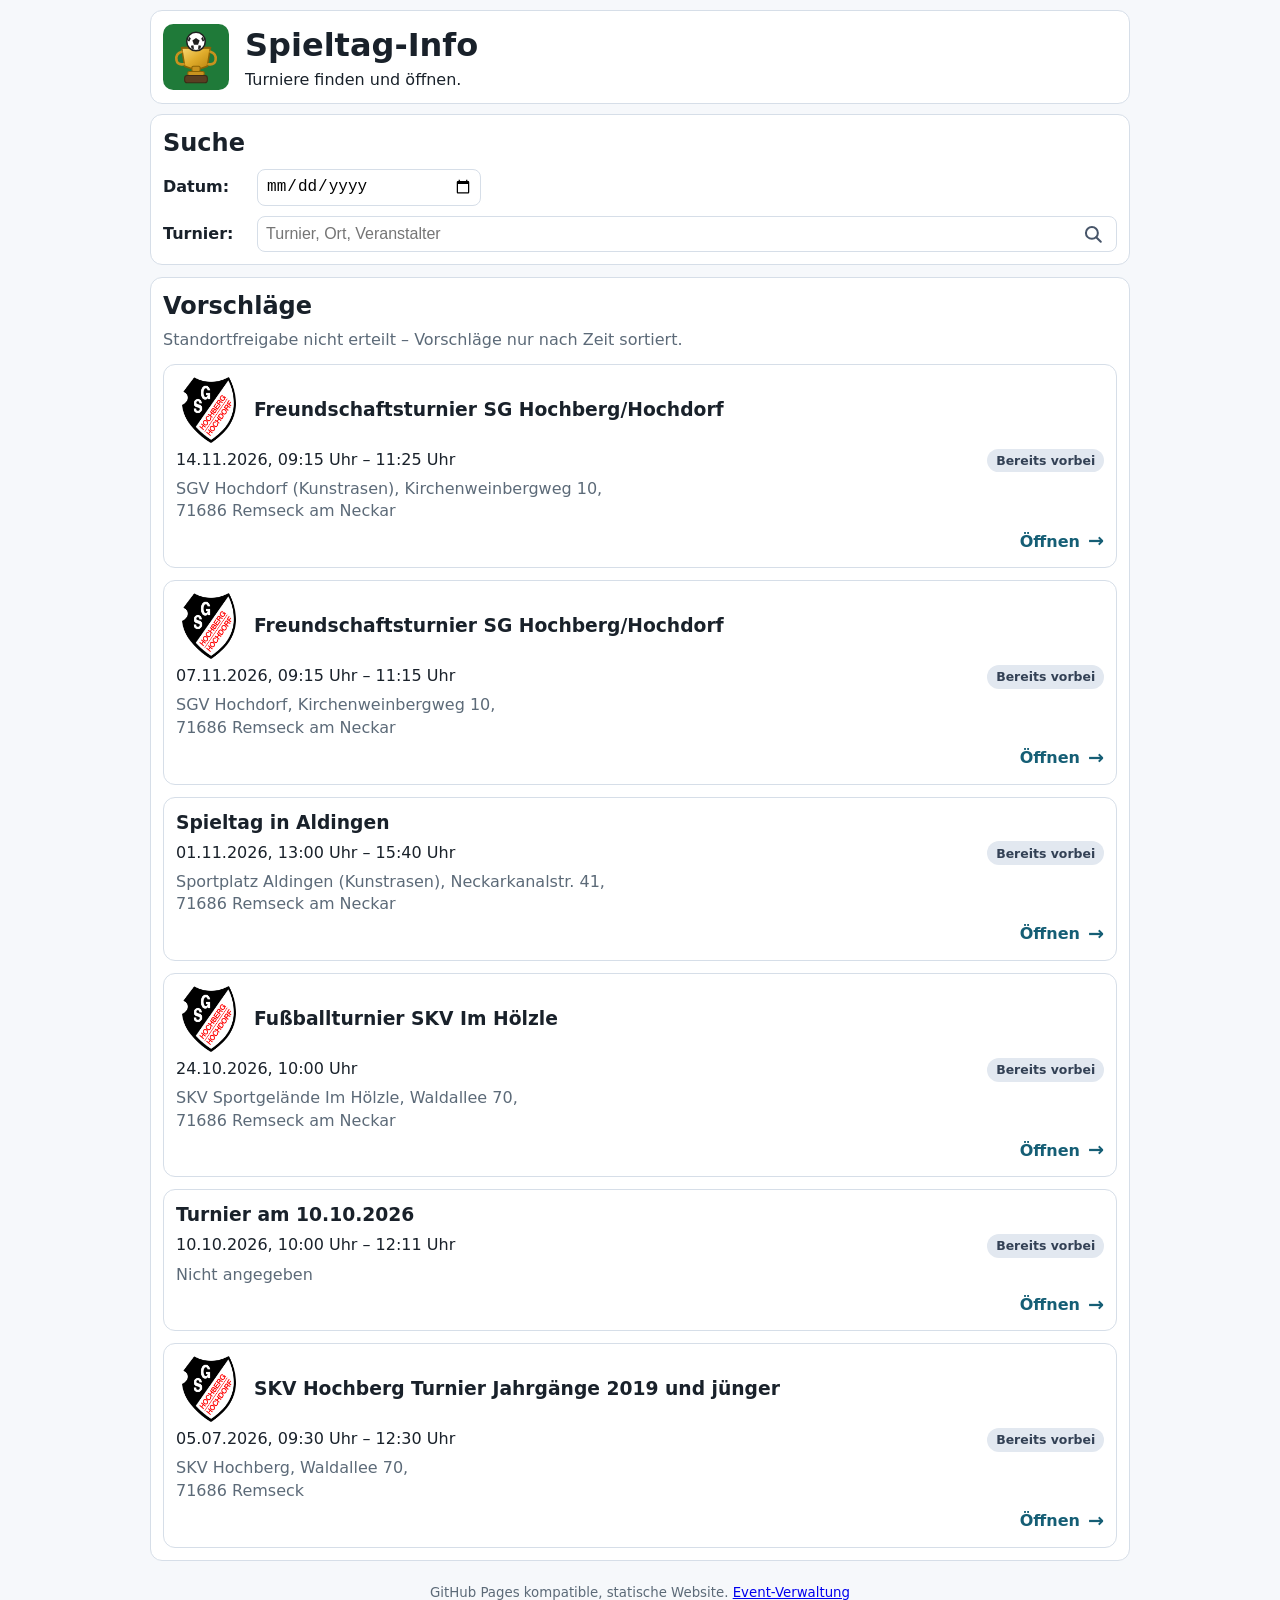
<file: index.html>
<!doctype html>
<html lang="de">
  <head>
    <meta charset="UTF-8" />
    <meta name="viewport" content="width=device-width, initial-scale=1.0" />
    <title>Turnier-Auswahl | Spieltag-Info</title>
    <link rel="icon" type="image/svg+xml" href="favicon.svg" />
    <link rel="stylesheet" href="styles.css?v=2026-10-22-cards11" />
  </head>
  <body>
    <header class="card hero">
      <div class="hero-headline site-brand">
        <img class="site-logo" src="favicon.svg" alt="Spieltag-Info Logo" />
        <div>
          <h1>Spieltag-Info</h1>
          <p>Turniere finden und öffnen.</p>
        </div>
      </div>
    </header>

    <main>
      <section class="card selector-search">
        <h2>Suche</h2>
        <div class="date-filter">
          <label for="tournamentDate">Datum:</label>
          <input id="tournamentDate" type="date" aria-label="Turnierdatum auswählen" />
        </div>
        <form id="tournamentSearchForm" class="tournament-search-row" role="search">
          <label for="tournamentSearch">Turnier:</label>
          <div class="tournament-search-input-wrap">
            <input id="tournamentSearch" type="search" placeholder="Turnier, Ort, Veranstalter" autocomplete="off" />
            <button type="submit" class="tournament-search-button" aria-label="Turniere suchen" title="Turniere suchen">
              <svg viewBox="0 0 24 24" width="22" height="22" fill="none" stroke="currentColor" stroke-width="2.2" stroke-linecap="round" aria-hidden="true" focusable="false">
                <circle cx="10.8" cy="10.8" r="6.5" /><path d="m15.5 15.5 5 5" />
              </svg>
            </button>
          </div>
        </form>
      </section>

      <section class="card">
        <h2 id="tournamentResultsHeading">Vorschläge</h2>
        <p class="hint" id="locationStatus">Standort wird für Vorschläge genutzt (optional).</p>
        <div id="tournamentCards" class="tournament-grid"></div>
      </section>
    </main>

    <footer><small>GitHub Pages kompatible, statische Website. <a href="admin.html">Event-Verwaltung</a></small></footer>

    <script type="module" src="script.js?v=2026-11-04-nov14"></script>
  </body>
</html>
</file>
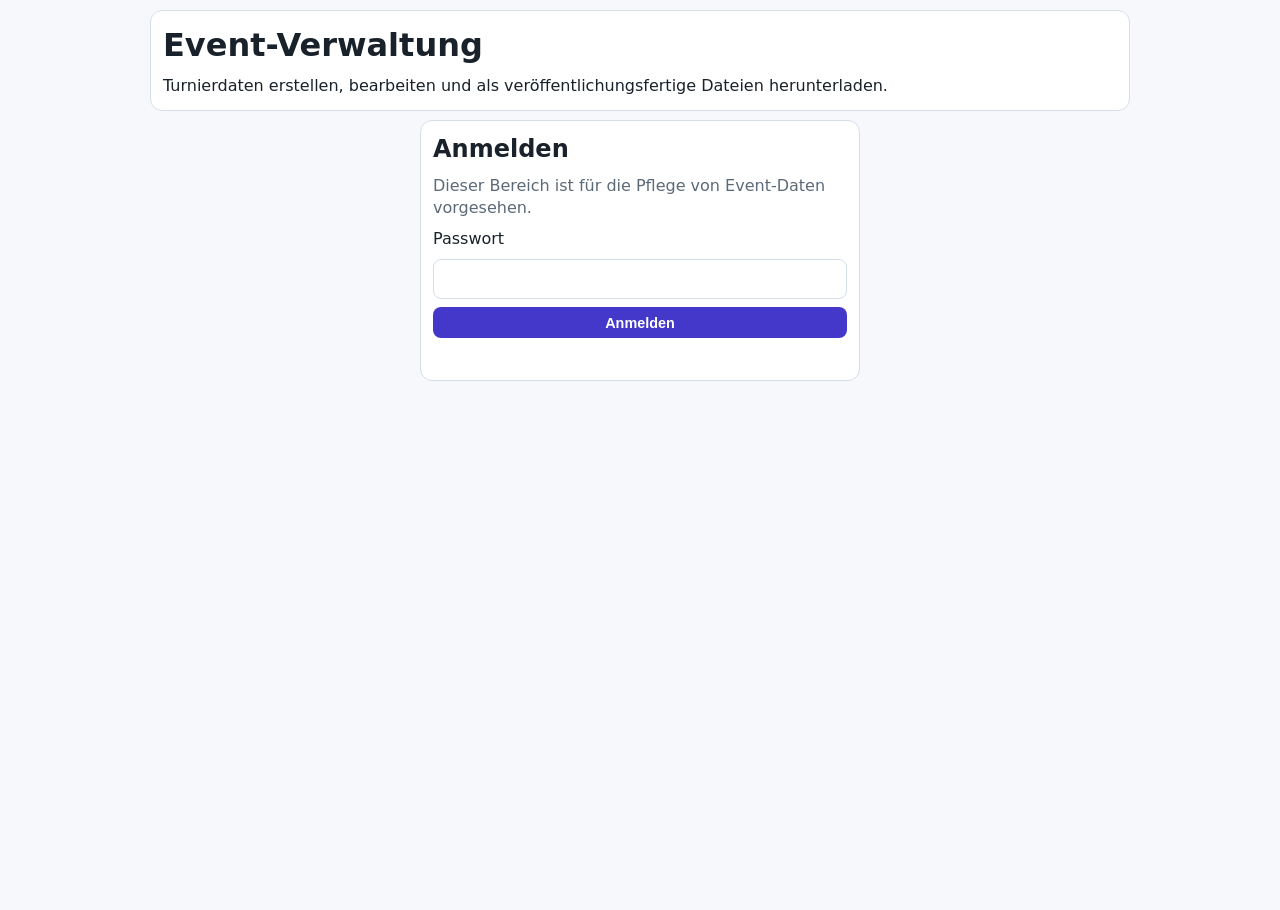
<file: admin.html>
<!doctype html>
<html lang="de">
  <head>
    <meta charset="UTF-8" />
    <meta name="viewport" content="width=device-width, initial-scale=1.0" />
    <title>Administration | Spieltag-Info</title>
    <link rel="icon" type="image/svg+xml" href="favicon.svg" />
    <link rel="stylesheet" href="styles.css" />
  </head>
  <body class="admin-page">
    <header class="card hero"><div class="hero-headline"><div><h1>Event-Verwaltung</h1><p>Turnierdaten erstellen, bearbeiten und als veröffentlichungsfertige Dateien herunterladen.</p></div></div></header>
    <main>
      <section id="adminLogin" class="card admin-login">
        <h2>Anmelden</h2>
        <p class="hint">Dieser Bereich ist für die Pflege von Event-Daten vorgesehen.</p>
        <form id="loginForm"><label for="adminPassword">Passwort</label><input id="adminPassword" type="password" autocomplete="current-password" required /><button class="button" type="submit">Anmelden</button></form>
        <p id="loginMessage" class="form-message" role="alert"></p>
      </section>
      <section id="adminApp" hidden>
        <div class="card admin-toolbar"><div><h2>Events</h2><p class="hint">Änderungen bleiben bis zum Download nur in diesem Browser.</p></div><div class="admin-actions"><button id="newEvent" class="button" type="button">Neues Event</button><label class="button secondary file-button">Event importieren<input id="importEvent" type="file" accept="application/json" /></label><button id="downloadData" class="button" type="button">Daten herunterladen</button><button id="logout" class="button secondary" type="button">Abmelden</button></div></div>
        <div class="admin-layout"><aside class="card"><div id="eventList" class="event-list"></div></aside><section class="card"><form id="eventForm"><div class="form-heading"><h2 id="editorTitle">Event</h2><button id="deleteEvent" class="button danger" type="button">Event löschen</button></div><p class="hint">Spielplan und alle weiteren Daten werden als JSON verwaltet. Der Spielplan, Hinweise und weitere Angaben werden direkt im Event-JSON gepflegt.</p><label for="eventJson">Event-Daten (JSON)</label><textarea id="eventJson" spellcheck="false" required></textarea><div class="admin-actions"><button class="button" type="submit">Änderungen übernehmen</button><button id="uploadImage" class="button secondary" type="button">Host-Logo auswählen & exportieren</button><input id="imageFile" type="file" accept="image/png,image/jpeg,image/webp,image/svg+xml" hidden /></div><p id="editorMessage" class="form-message" role="status"></p></form></section></div>
        <section class="card admin-help"><h2>Veröffentlichen</h2><ol><li>Die heruntergeladene Exportdatei öffnen.</li><li>Den Inhalt des Ordners <code>data/events</code> in das Repository übernehmen.</li><li>Exportierte Original-Hostlogos unter <code>images/hosts/</code> ablegen.</li><li>Änderungen committen und veröffentlichen. Die Plattformdateien bleiben unverändert.</li></ol><p class="hint">Hinweis: Eine statische GitHub-Pages-Seite kann keine sichere Server-Anmeldung oder Dateien direkt ins Repository schreiben. Der Passwortschutz schützt deshalb die Bedienoberfläche, nicht den Quellcode. Für echten Zugriffsschutz ist die Seite hinter einer serverseitigen Anmeldung zu betreiben.</p></section>
      </section>
    </main>
    <script type="module" src="admin.js?v=2026-10-22-host3"></script>
  </body>
</html>
</file>
<file: styles.css>
:root { --bg:#f6f8fb; --card:#fff; --text:#19212a; --muted:#5c6a78; --primary:#0d6efd; --border:#d6dee8; --accent:#14b8a6; }
*{box-sizing:border-box}
body{margin:0;min-height:100vh;font-family:system-ui,-apple-system,Segoe UI,Roboto,sans-serif;background:var(--bg);background-repeat:no-repeat;background-size:cover;color:var(--text);line-height:1.4}
body.theme-kids-football{--bg:linear-gradient(180deg,#e0f2fe 0%,#f0fdf4 50%,#fef9c3 100%);--text:#1f2937;--muted:#475569;--primary:#16a34a;--border:#86efac;--accent:#f97316}
header,main,footer{width:min(980px,100% - 1rem);margin-inline:auto}
/* Give the schedule and its navigation the same wider container. */
.schedule-page header,.schedule-page main,.schedule-page footer{width:min(1200px,calc(100% - .5rem))}
main{display:grid;grid-template-columns:minmax(0,1fr);gap:.8rem;padding-bottom:1.25rem}
.card{background:var(--card);border:1px solid var(--border);border-radius:.75rem;padding:.75rem}
.hero{margin:.6rem auto;position:sticky;top:.25rem;z-index:5}
h1,h2,h3,p{margin:0 0 .5rem}
ul{margin:0;padding-left:1.1rem}
.hint,.meta,small{color:var(--muted)}
.top-nav,.search-grid{display:grid;gap:.45rem;margin:.55rem 0}
.top-nav{grid-template-columns:repeat(6,minmax(0,1fr))}
.search-grid{grid-template-columns:1fr;align-items:start}
input[type='search'],input[type='date'],select{border:1px solid var(--border);border-radius:.5rem;padding:.48rem;width:100%;background:#fff}
input[type='password'],textarea{border:1px solid var(--border);border-radius:.5rem;padding:.48rem;width:100%;background:#fff;font:inherit}
.pill-filter{display:flex;gap:.4rem;flex-wrap:wrap}
.pill{border:1px solid var(--border);background:#eef2ff;color:#1e293b;border-radius:999px;padding:.3rem .7rem;font-weight:600}
.pill.is-active{background:var(--primary);color:#fff;border-color:var(--primary)}
.pill-c0{background:#dbeafe;color:#1d4ed8;border-color:#93c5fd}.pill-c0.is-active{background:#1d4ed8;color:#fff;border-color:#1d4ed8}
.pill-c1{background:#dcfce7;color:#15803d;border-color:#86efac}.pill-c1.is-active{background:#15803d;color:#fff;border-color:#15803d}
.pill-c2{background:#ffedd5;color:#c2410c;border-color:#fdba74}.pill-c2.is-active{background:#c2410c;color:#fff;border-color:#c2410c}
.pill-c3{background:#f3e8ff;color:#7e22ce;border-color:#c084fc}.pill-c3.is-active{background:#7e22ce;color:#fff;border-color:#7e22ce}
.pill-c4{background:#fef9c3;color:#854d0e;border-color:#fde047}.pill-c4.is-active{background:#854d0e;color:#fff;border-color:#854d0e}
.pill-c5{background:#fce7f3;color:#9d174d;border-color:#f9a8d4}.pill-c5.is-active{background:#9d174d;color:#fff;border-color:#9d174d}
.autocomplete-wrap{position:relative}
.schedule-page .autocomplete-wrap input[type='search']{padding-right:2.85rem}
.schedule-page .autocomplete-wrap input[type='search']::-webkit-search-cancel-button{-webkit-appearance:none;appearance:none;display:none}
.schedule-search-clear{position:absolute;right:.25rem;top:50%;transform:translateY(-50%);height:2.1rem;min-width:2.1rem;border:0;border-radius:50%;background:#e2e8f0;color:#334155;font-size:1.35rem;line-height:1;cursor:pointer;display:flex;align-items:center;justify-content:center}
.schedule-search-clear[hidden]{display:none}
.schedule-search-clear:focus-visible{outline:2px solid var(--primary);outline-offset:2px}
.date-filter{display:grid;gap:.25rem;margin-bottom:.6rem}
.date-filter label{font-size:.9rem;font-weight:600;color:var(--muted)}
.autocomplete-list{position:absolute;z-index:4;left:0;right:0;top:calc(100% + .2rem);background:#fff;border:1px solid var(--border);border-radius:.5rem;display:grid;max-height:220px;overflow:auto}
.autocomplete-item{border:none;background:#fff;text-align:left;padding:.4rem .55rem;cursor:pointer}
.autocomplete-item:hover{background:#f1f5f9}
.button{border:none;border-radius:.5rem;background:var(--primary);color:#fff;padding:.45rem .55rem;font-weight:600;cursor:pointer;text-align:center;text-decoration:none;font-size:.9rem}
.button.secondary{background:#334155}.button.active{outline:2px solid var(--accent);background:#0f172a}
.match-list{display:grid;grid-template-columns:minmax(0,1fr);gap:.5rem;min-width:0;scroll-margin-top:11rem}
.match-card{border:1px solid var(--border);border-radius:.6rem;padding:.6rem;background:#fff;min-width:0}
.match-line{margin:0;font-weight:600;display:flex;align-items:baseline;gap:.22rem;min-width:0;max-width:100%;white-space:nowrap;overflow:hidden}
.match-team{display:inline-flex;align-items:baseline;min-width:0;flex:0 1 auto;overflow:hidden}
.match-team-name{min-width:0;overflow:hidden;text-overflow:ellipsis;white-space:nowrap}
.match-team-number{flex:none;white-space:nowrap;margin-left:.2rem}
.match-separator{flex:none}
.match-card.is-running{border:2px solid var(--accent);background:#fff7ed}
.match-header{display:flex;align-items:center;gap:.4rem;margin-bottom:.2rem;min-width:0;font-size:.85rem}
.match-time{flex:none;white-space:nowrap;font-variant-numeric:tabular-nums}
.match-meta{flex:1;min-width:0;overflow:hidden;text-overflow:ellipsis;white-space:nowrap;color:var(--muted)}
.match-header .field-pill{flex:none;white-space:nowrap;padding:.12rem .45rem}
#kickoffCountdown{text-align:center;padding:.5rem 0}
.cd-grid{display:inline-flex;align-items:center;gap:.5rem;flex-wrap:wrap;justify-content:center}
.cd-box{display:flex;flex-direction:column;align-items:center;background:var(--primary);color:#fff;border-radius:.75rem;padding:.65rem 1rem;min-width:5rem;box-shadow:0 4px 14px rgba(0,0,0,.18)}
.cd-num{font-size:2.6rem;font-weight:800;line-height:1;font-variant-numeric:tabular-nums;letter-spacing:.02em}
.cd-lbl{font-size:.68rem;font-weight:700;text-transform:uppercase;letter-spacing:.09em;opacity:.85;margin-top:.25rem}
.cd-sep{font-size:2.2rem;font-weight:800;color:var(--primary);line-height:1;padding-bottom:.9rem}
#cdSeconds{display:inline-block;animation:cd-pulse .9s cubic-bezier(.4,0,.2,1) infinite;transform-origin:center}
@keyframes cd-pulse{0%,100%{transform:scale(1);filter:brightness(1)}50%{transform:scale(1.16);filter:brightness(1.2)}}
.cd-done{font-size:1.15rem;font-weight:700;color:var(--primary);margin:0}
@media(max-width:400px){.cd-num{font-size:2rem}.cd-box{min-width:4rem;padding:.5rem .7rem}}
footer{text-align:center;padding:0 0 1.25rem}
.catering-heading{margin:.8rem 0 .3rem;font-size:1rem}
.catering-table{width:100%;border-collapse:collapse;margin-bottom:.6rem}
.catering-table td{padding:.35rem .4rem;border-bottom:1px solid var(--border);vertical-align:middle}
.catering-table tr:last-child td{border-bottom:none}
.catering-icon{width:2rem;text-align:center;font-size:1.1rem}
.catering-price{text-align:right;font-weight:600;white-space:nowrap}
.catering-notes{color:var(--muted);margin-top:.5rem}
.host-logo{width:72px;height:auto;display:block}
.hero-headline{display:flex;align-items:center;gap:.75rem}
.hero-headline p{margin-bottom:0}
.subpage-header{display:flex;align-items:center;gap:.6rem;font-weight:600;color:var(--muted)}
.subpage-header #pageMeta{margin:0}
.field-layout-title{margin-bottom:.35rem}
.field-layout-figure{margin:.75rem 0 0}
.field-layout-image{display:block;width:100%;height:auto;border:1px solid var(--border);border-radius:.75rem;background:#fff}
.selector-search{position:relative;z-index:6}
.tournament-grid{display:grid;gap:.75rem}
.tournament-card{border:1px solid var(--border);border-radius:.75rem;padding:.75rem;background:#fff;display:grid;gap:.35rem}
.tournament-meta{display:flex;justify-content:space-between;gap:.5rem;align-items:center}
.status-badge{display:inline-block;border-radius:999px;padding:.2rem .55rem;font-weight:700;font-size:.8rem}
.status-running{background:#dcfce7;color:#166534}
.status-upcoming{background:#dbeafe;color:#1d4ed8}
.status-past{background:#e2e8f0;color:#334155}
.status-unknown{background:#fef3c7;color:#92400e}
.distance-label{font-size:.82rem;color:var(--muted)}
.tournament-actions{display:grid;grid-template-columns:1fr 1fr;gap:.4rem}
.direct-link{word-break:break-all}
.qr-code{width:120px;height:120px;border:1px solid var(--border);border-radius:.5rem;background:#fff;padding:.2rem}
@media (max-width:700px){
  .top-nav{grid-template-columns:repeat(3,minmax(0,1fr))}
  .search-grid{grid-template-columns:1fr}
  .hero{padding:.55rem}
  .button{font-size:.82rem;padding:.4rem .45rem}
  .hero-headline{align-items:flex-start}
  .tournament-actions{grid-template-columns:1fr}
}
.admin-page{--primary:#4338ca}.admin-login{max-width:440px;margin:auto}.admin-login form{display:grid;gap:.55rem}.admin-toolbar,.admin-actions,.form-heading{display:flex;gap:.5rem;align-items:center;justify-content:space-between;flex-wrap:wrap}.admin-layout{display:grid;grid-template-columns:minmax(220px,.7fr) minmax(0,2fr);gap:.8rem;margin-top:.8rem}.event-list{display:grid;gap:.35rem}.event-list-item{border:1px solid var(--border);background:#fff;border-radius:.5rem;padding:.55rem;text-align:left;cursor:pointer;display:grid;gap:.15rem}.event-list-item.is-selected{border-color:var(--primary);box-shadow:0 0 0 1px var(--primary)}.event-list-item small{color:var(--muted)}#eventForm{display:grid;gap:.55rem}#eventJson{min-height:520px;font-family:ui-monospace,SFMono-Regular,Consolas,monospace;font-size:.82rem;line-height:1.45;resize:vertical}.file-button{position:relative;overflow:hidden}.file-button input{position:absolute;inset:0;opacity:0;cursor:pointer}.danger{background:#b91c1c}.form-message{min-height:1.4em;color:#166534}.form-message.is-error{color:#b91c1c}.admin-help{margin-top:.8rem}.admin-help ol{padding-left:1.25rem;margin:0 0 .5rem}@media(max-width:700px){.admin-layout{grid-template-columns:1fr}#eventJson{min-height:360px}}

/* Prevent mobile grid content from exceeding the shared header/main width. */
main > .card{min-width:0}
.schedule-card{min-width:0;max-width:100%}

/* Use the available width on small screens without horizontal overflow. */
@media(max-width:700px){
  .schedule-page .hero,.schedule-page .schedule-card{padding:.55rem}
  .schedule-page .match-card{padding:.5rem}
}

/* Stable-height page flow: only a floating mini toolbar becomes sticky. */
.has-mini-hero .hero{position:relative;top:auto}
.mini-hero{
  position:fixed;z-index:12;
  top:max(.25rem,env(safe-area-inset-top));left:50%;
  width:min(980px,calc(100% - 1rem));
  padding:.4rem .5rem;
  background:var(--card);border:1px solid var(--border);border-radius:.75rem;
  box-shadow:0 5px 18px rgba(15,23,42,.16);
  opacity:0;visibility:hidden;pointer-events:none;
  transform:translate(-50%,-12px);
  transition:opacity .28s ease,transform .32s cubic-bezier(.2,.8,.2,1),visibility .28s;
}
.schedule-page .mini-hero{width:min(1200px,calc(100% - .5rem))}
.mini-hero.is-visible{opacity:1;visibility:visible;pointer-events:auto;transform:translate(-50%,0)}
.mini-hero-row{display:flex;align-items:center;gap:.55rem;min-width:0;min-height:36px}
.mini-hero-page{flex:none;white-space:nowrap;font-size:.96rem}
.mini-hero-filter{flex:1;min-width:0;overflow:hidden;text-overflow:ellipsis;white-space:nowrap;color:var(--muted);font-size:.82rem}
.mini-hero-actions{display:flex;gap:.35rem;flex:none;margin-left:auto}
.mini-hero-actions button{
  border:1px solid var(--border);border-radius:.45rem;
  background:#f1f5f9;color:#1f2937;min-height:38px;
  padding:.3rem .55rem;font:inherit;font-size:.84rem;font-weight:600;cursor:pointer;
}
.mini-hero-top{background:#334155!important;color:#fff!important;border-color:#334155!important}
.mini-hero-actions button:focus-visible{
  outline:2px solid var(--primary);outline-offset:2px
}
.schedule-page .search-grid{scroll-margin-top:5rem}
@media(max-width:700px){
  /* Avoid Safari focus zoom, without disabling user zoom gestures. */
  input[type='search']{font-size:16px}
  .mini-hero{padding:.3rem .4rem}
  .mini-hero-row{gap:.4rem}
  .mini-hero-page{font-size:.9rem}
  .mini-hero-filter{font-size:.75rem}
  .mini-hero-actions{gap:.25rem}
  .mini-hero-actions button{font-size:.78rem;padding:.3rem .45rem;min-height:40px}
}
@media(prefers-reduced-motion:reduce){
  .mini-hero{transition:none}
}

/* Responsive selector and branded cards. */
.site-brand{gap:1rem}
.site-logo{width:66px;height:66px;object-fit:contain;flex:none}
.site-brand h1{margin-bottom:.1rem}
.selector-search,.selector-search .date-filter,.selector-search .autocomplete-wrap{min-width:0;max-width:100%}
.selector-search input[type='date']{display:block;width:100%;max-width:100%;min-width:0;box-sizing:border-box}
.tournament-heading{display:flex;align-items:center;gap:.75rem;min-width:0}
.tournament-heading h3{margin:0;min-width:0}
.tournament-host-logo{width:66px;height:66px;max-width:66px;flex:none;object-fit:contain;border-radius:.5rem}
.tournament-host-logo[hidden]{display:none}
.tournament-actions{display:flex;justify-content:flex-start}
.tournament-actions .button{min-width:7rem}
/* One event-specific QR code in the detail hero, not on the selector cards. */
.tournament-hero .subpage-header{min-height:76px;padding-right:88px;min-width:0}
.tournament-hero .subpage-header #pageMeta{min-width:0;overflow-wrap:anywhere}
.hero-qr{position:absolute;top:.55rem;right:.7rem;width:76px;height:76px;object-fit:contain;padding:3px;border:1px solid var(--border);border-radius:.45rem;background:#fff}
.hero-qr[hidden]{display:none}
@media(max-width:700px){
  .selector-search input[type='date']{font-size:16px}
  .site-logo{width:52px;height:52px}
  .site-brand{align-items:center;gap:.7rem}
  .tournament-hero .subpage-header{min-height:65px;padding-right:71px}
  .hero-qr{top:.45rem;right:.45rem;width:62px;height:62px}
  .tournament-host-logo{width:56px;height:56px;max-width:56px}
}

/* Compact native iOS date control and a real, submit-driven tournament search. */
.selector-search{min-width:0}
.selector-search .date-filter{
  display:flex;align-items:center;justify-content:flex-start;gap:.65rem;
  min-width:0;max-width:100%;margin-bottom:.65rem;flex-wrap:nowrap
}
.selector-search .date-filter label,.tournament-search-row label{
  font-size:1rem;font-weight:700;color:var(--text);white-space:nowrap;flex:none
}
.selector-search .date-filter input[type='date']{
  display:block;flex:0 1 14rem;width:14rem;max-width:calc(100% - 5rem);
  min-width:0;box-sizing:border-box;font-size:16px;
}
.tournament-search-row{
  display:grid;grid-template-columns:auto minmax(0,1fr) auto;
  align-items:center;gap:.55rem;min-width:0;max-width:100%;margin:0
}
.tournament-search-row input[type='search']{
  width:100%;min-width:0;max-width:100%;font-size:16px
}
.tournament-search-button{
  border:1px solid var(--border);border-radius:.5rem;
  background:#334155;color:#fff;min-width:44px;min-height:44px;
  padding:.3rem;display:grid;place-items:center;font-size:1.35rem;cursor:pointer
}
.tournament-search-button:focus-visible{outline:2px solid var(--primary);outline-offset:2px}
#locationStatus{margin:-.2rem 0 .8rem}
@media(max-width:360px){
  .selector-search .date-filter input[type='date']{flex-basis:12rem;width:12rem}
  .tournament-search-row{gap:.35rem}
}

/* Keep submitted results visible below the sticky selector header. */
#tournamentResultsHeading{scroll-margin-top:9rem}

/* Card layout: all clickable, date/status and final address line/route as aligned pairs. */
.tournament-card-link{color:inherit;text-decoration:none;cursor:pointer;transition:border-color .18s ease,transform .18s ease,box-shadow .18s ease}
.tournament-card-link:hover,.tournament-card-link:focus-visible{border-color:var(--primary);box-shadow:0 4px 18px rgba(13,110,253,.12);transform:translateY(-1px)}
.tournament-card-link:focus-visible{outline:3px solid var(--primary);outline-offset:3px}
.tournament-when{display:flex;align-items:baseline;gap:.55rem;justify-content:space-between;flex-wrap:wrap}
.tournament-when .status-badge{margin-left:auto;white-space:nowrap;flex:none;font-size:.78rem}
.tournament-address{min-width:0;color:var(--muted)}
.tournament-address-prefix{display:block}
.tournament-address-last{display:flex;align-items:baseline;gap:.6rem;justify-content:space-between;flex-wrap:wrap;min-width:0}
.tournament-address-last>span:first-child{min-width:0;overflow-wrap:anywhere}
.distance-badge{display:inline-flex;align-items:center;white-space:nowrap;background:#f1f5f9;color:#334155;border:1px solid #cbd5e1;border-radius:999px;padding:.16rem .55rem;font-size:.78rem;font-weight:700;margin-left:auto}
.tournament-open-cue{justify-self:end;display:inline-flex;align-items:center;gap:.5rem;color:#155e75;font-weight:700}
.tournament-open-cue span{font-size:1.2rem;transition:transform .18s ease}
.tournament-card-link:hover .tournament-open-cue span{transform:translateX(3px)}

/* The magnifier lives inside the search input, using a monochrome vector icon. */
.selector-search .date-filter,.selector-search .tournament-search-row{
  display:grid;grid-template-columns:5.35rem minmax(0,1fr);gap:.55rem;
  align-items:center;min-width:0;max-width:100%
}
.selector-search .date-filter input[type='date']{
  width:min(14rem,100%);max-width:100%;min-width:0;flex:none
}
.tournament-search-input-wrap{position:relative;min-width:0;width:100%}
.tournament-search-input-wrap input[type='search']{width:100%;min-width:0;max-width:100%;padding-right:3.25rem;font-size:16px}
.tournament-search-input-wrap .tournament-search-button{
  position:absolute;right:.25rem;top:50%;transform:translateY(-50%);
  width:40px;min-width:40px;height:38px;min-height:38px;
  background:transparent;color:#475569;border:0;border-radius:.35rem;padding:0
}
.tournament-search-input-wrap .tournament-search-button:hover{background:#e2e8f0;color:#0f172a}
.tournament-search-button svg{display:block}

/* Hero is always above the search card as the page scrolls past it. */
header.hero{z-index:30}
.selector-search{z-index:1}

/* A native modal puts the QR on its own top layer, even on iOS Safari. */
.hero-qr-trigger{position:absolute;top:.55rem;right:.7rem;width:76px;height:76px;display:grid;place-items:center;border:0;background:none;padding:0;cursor:zoom-in}
.hero-qr-trigger[hidden]{display:none}
.hero-qr-trigger .hero-qr{position:static;display:block;width:100%;height:100%;object-fit:contain}
.hero-qr-trigger:focus-visible{outline:3px solid var(--primary);outline-offset:3px;border-radius:.5rem}
.qr-share-dialog{position:fixed;inset:0;margin:0;width:100vw;height:100dvh;max-width:none;max-height:none;
  border:0;background:#f8fafc;color:#19212a;padding:clamp(1rem,4vw,2rem);overflow:auto}
.qr-share-dialog::backdrop{background:rgba(15,23,42,.78)}
.qr-share-content{position:relative;min-height:100%;display:flex;flex-direction:column;justify-content:center;
  align-items:center;gap:1rem;text-align:center}
.qr-share-content h2,.qr-share-content p{margin:0}
.qr-share-close{position:absolute;right:0;top:0;border:0;background:#e2e8f0;border-radius:50%;
  width:44px;height:44px;font-size:2rem;color:#0f172a;cursor:pointer}
.qr-share-image{display:block;width:min(86vw,460px,54dvh);height:auto;aspect-ratio:1;object-fit:contain;
  padding:.5rem;border:1px solid #cbd5e1;border-radius:.75rem;background:#fff}
.qr-whatsapp-link{display:inline-flex;justify-content:center;align-items:center;text-decoration:none;
  background:#166534;color:#fff;border-radius:.6rem;font-size:1rem;font-weight:700;padding:.75rem 1.4rem;min-height:44px}
.top-nav a.back-link{background:#e0f2fe;color:#075985;border:1px solid #7dd3fc}
.top-nav a.back-link:hover,.top-nav a.back-link:focus-visible{background:#bae6fd}
@media(max-width:700px){
  .hero-qr-trigger{top:.45rem;right:.45rem;width:62px;height:62px}
  .selector-search .date-filter,.selector-search .tournament-search-row{grid-template-columns:4.9rem minmax(0,1fr);gap:.4rem}
  .tournament-when .status-badge{font-size:.74rem}
}
@media(prefers-reduced-motion:reduce){
  .tournament-card-link,.tournament-open-cue span{transition:none}
}
</file>
